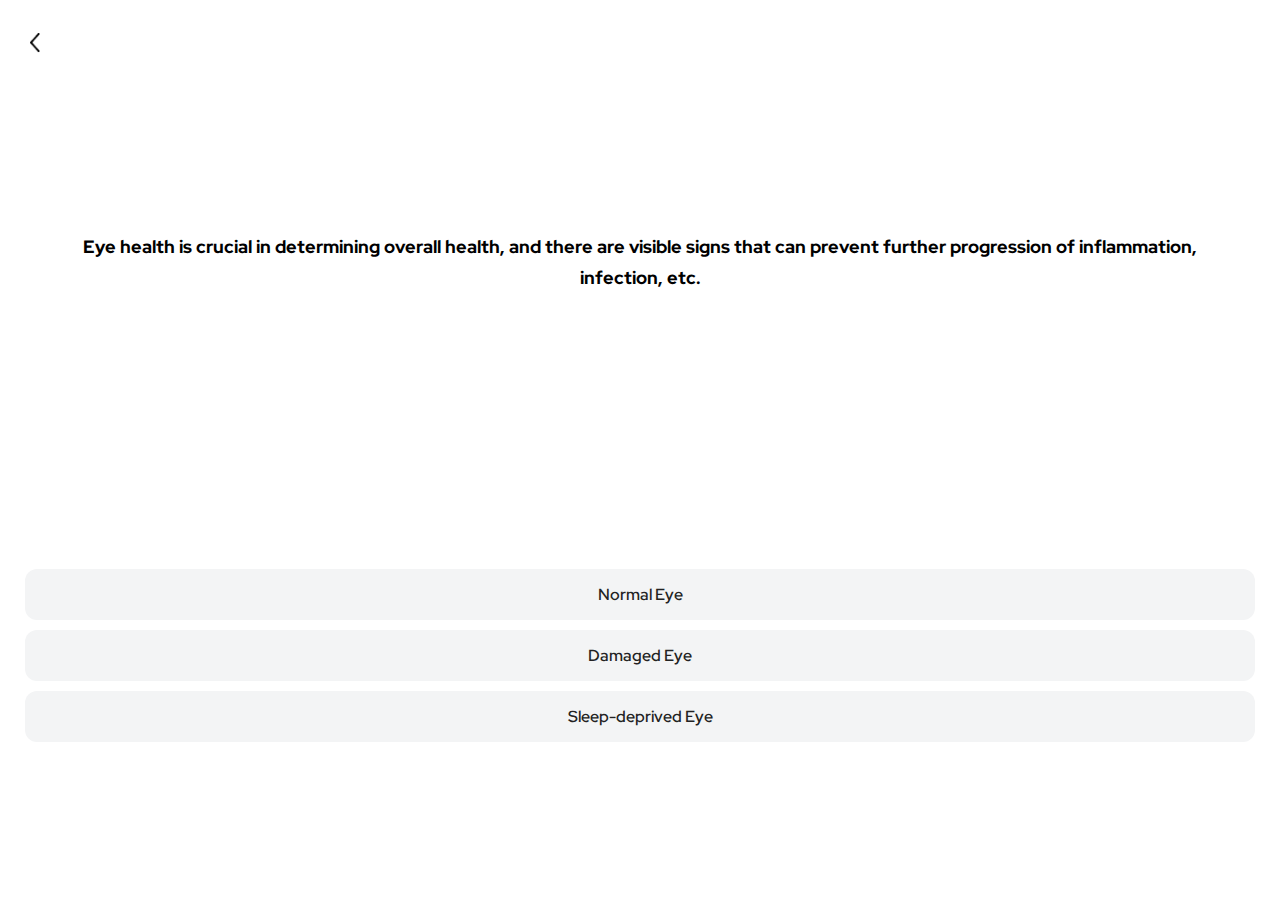
<file: about.html>
<!DOCTYPE html>
<html lang="en">
<head>
    <meta charset="UTF-8">
    <meta http-equiv="X-UA-Compatible" content="IE=edge">
    <meta name="viewport" content="width=device-width, initial-scale=1.0">
    <title>Document</title>
    <link href="stylesheets/about.css" rel="stylesheet">
</head>
<body>
  <div class="container">
    <div class="header">
      <a id="backButton" href="dashboard.html"><img src="images/Caret.png"></a>
      <p style="color: #fff;">My Eye Records</p>
      <div class="blank_area"></div>
    </div>
    <div class="content">
      <p class="content-paragraph">Eye health is crucial in determining overall health, and there are visible signs that can prevent further progression of inflammation, infection, etc.</p>
      <div class="btn-container">
        <a class="btn" href="normaleye.html">Normal Eye</a>
        <a class="btn" href="damagedeye.html">Damaged Eye</a>
        <a class="btn">Sleep-deprived Eye</a>
      </div>
    </div>
  </div>
</body>
</html>
</file>
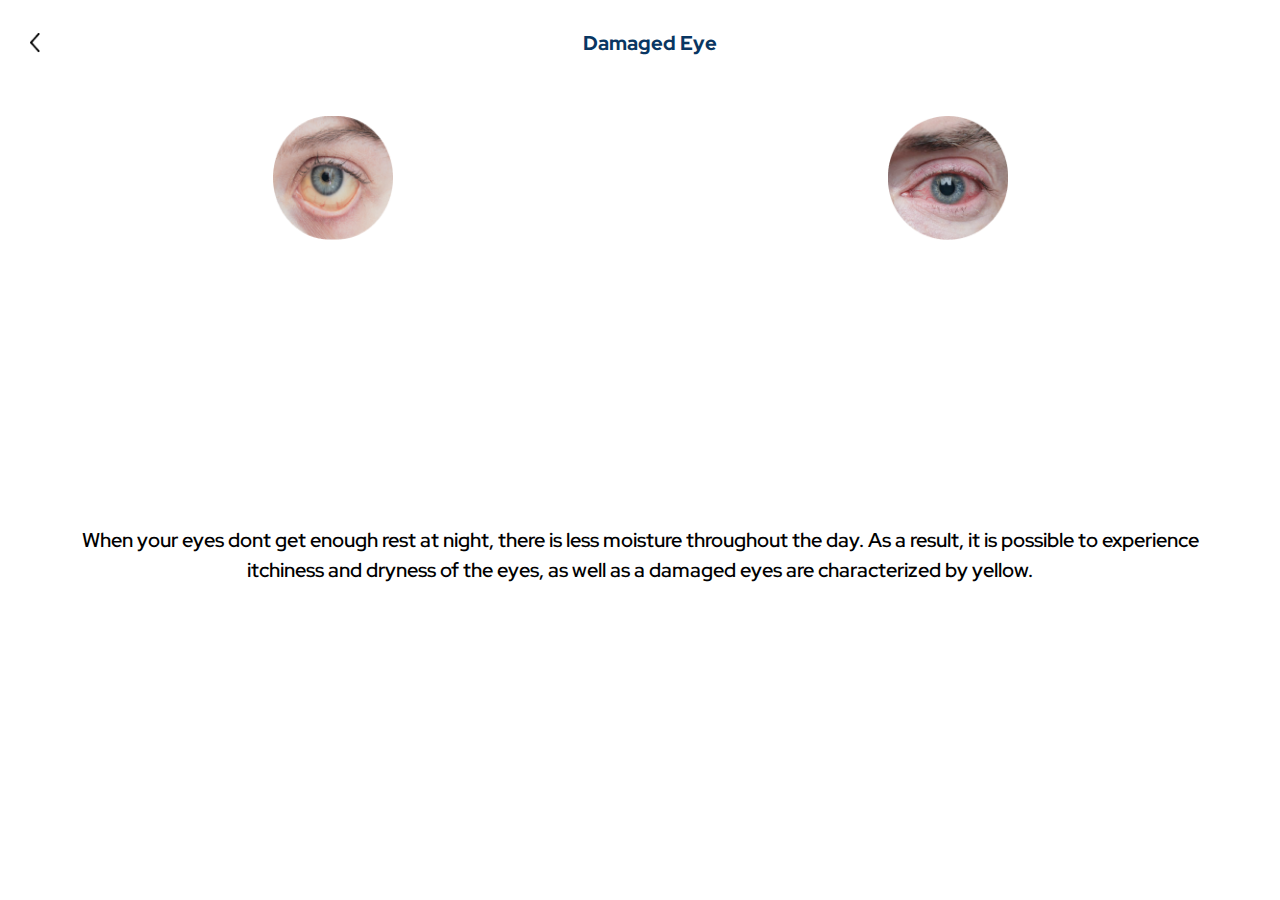
<file: damagedeye.html>
<!DOCTYPE html>
<html lang="en">
<head>
    <meta charset="UTF-8">
    <meta http-equiv="X-UA-Compatible" content="IE=edge">
    <meta name="viewport" content="width=device-width, initial-scale=1.0">
    <title>Document</title>
    <link href="stylesheets/damagedeye.css" rel="stylesheet">
</head>
<body>
  <div class="container">
    <div class="header">
      <a id="backButton"><img src="images/Caret.png"></a>
      <p>Damaged Eye</p>
      <div class="blank_area"></div>
    </div>
    <div class="img-container">
      <img src="images/damagedeye1.png">
      <img src="images/damagedeye2.png">
    </div>
    <div class="content">
      <p>When your eyes dont get enough rest at night, there is less moisture  throughout the day. As a result, it is possible to experience itchiness and dryness of the eyes, as well as a damaged eyes are characterized by yellow.</p>
    </div>
  </div>
</body>
<script>
  document.querySelector("#backButton").addEventListener("click", () => history.back())
</script>
</html>
</file>
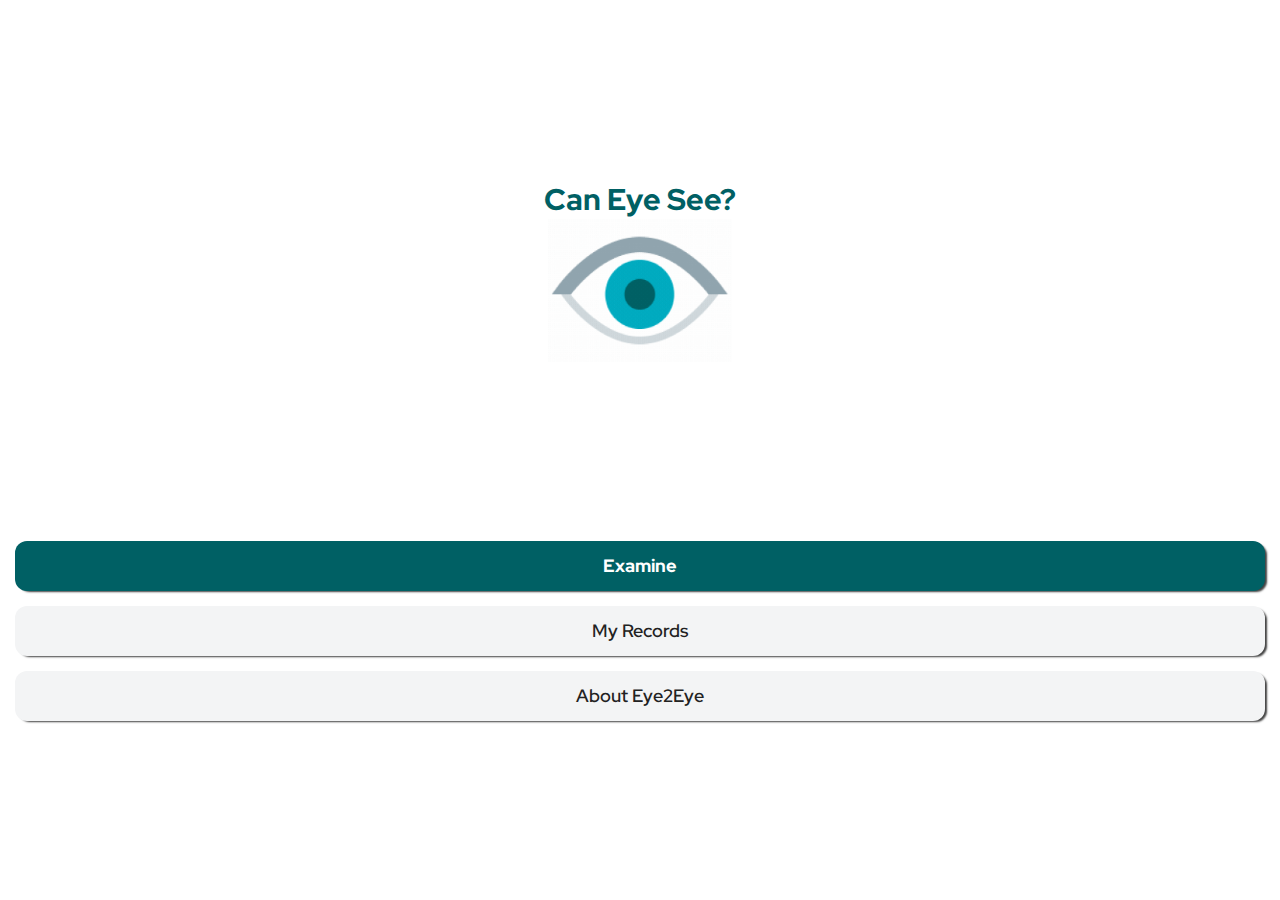
<file: dashboard.html>
<!DOCTYPE html>
<html lang="en">
<head>
    <meta charset="UTF-8">
    <meta http-equiv="X-UA-Compatible" content="IE=edge">
    <meta name="viewport" content="width=device-width, initial-scale=1.0">
    <title>Document</title>
    <link href="stylesheets/dashboard.css" rel="stylesheet">
</head>
<body>
  <div class="container">
    <div class="title">
      <p>Can Eye See?</p>
      <img src="images/eye.png">
    </div>
    <div class="btn--container">
      <a href="take_pic.html" class="btn btn-primary" id="Examine">Examine</a>
      <a href="records.html" class="btn btn-secondary" id="Records">My Records</a>
      <a href="about.html" class="btn btn-secondary" id="About">About Eye2Eye</a>
    </div>
  </div>
</body>
</html>
</file>
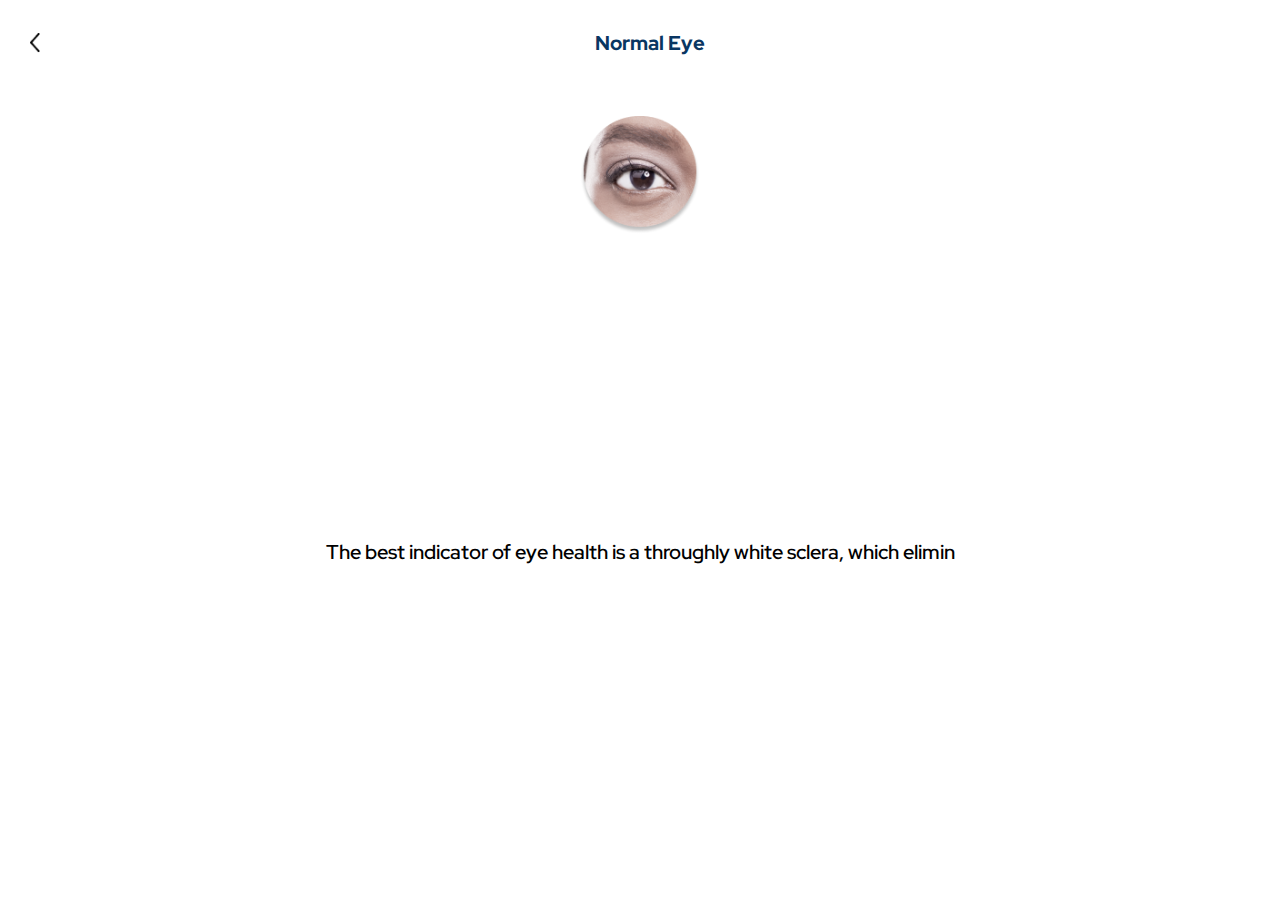
<file: normaleye.html>
<!DOCTYPE html>
<html lang="en">
<head>
    <meta charset="UTF-8">
    <meta http-equiv="X-UA-Compatible" content="IE=edge">
    <meta name="viewport" content="width=device-width, initial-scale=1.0">
    <title>Document</title>
    <link href="stylesheets/normaleye.css" rel="stylesheet">
</head>
<body>
  <div class="container">
    <div class="header">
      <a id="backButton"><img src="images/Caret.png"></a>
      <p>Normal Eye</p>
      <div class="blank_area"></div>
    </div>
    <div class="img-container">
      <img src="images/normaleye.png">
    </div>
    <div class="content">
      <p>The best indicator of eye health is a throughly white sclera, which elimin</p>
    </div>
  </div>
</body>
<script>
  document.querySelector("#backButton").addEventListener("click", () => history.back())
</script>
</html>
</file>
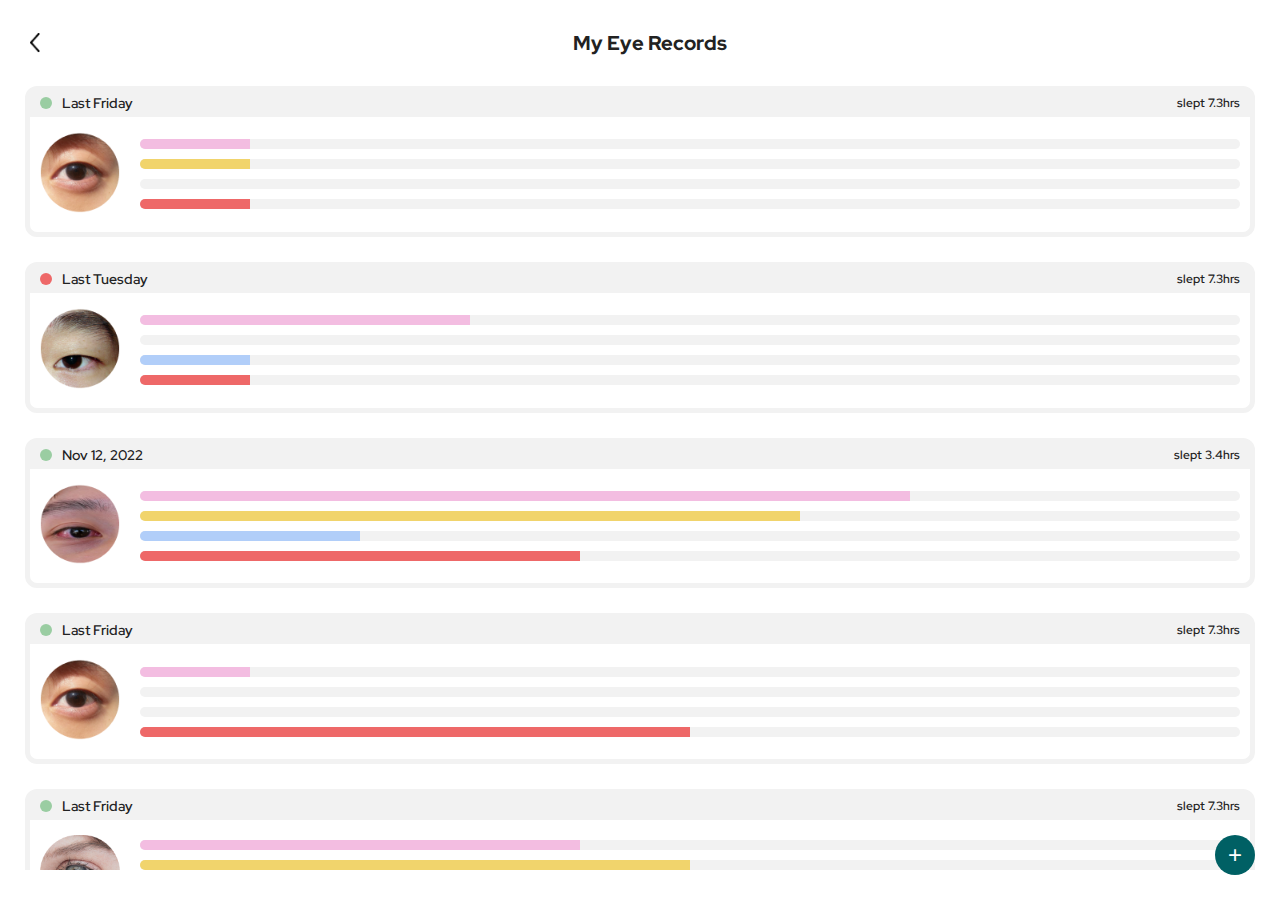
<file: records.html>
<!DOCTYPE html>
<html lang="en">
<head>
    <meta charset="UTF-8">
    <meta http-equiv="X-UA-Compatible" content="IE=edge">
    <meta name="viewport" content="width=device-width, initial-scale=1.0">
    <title>Document</title>
    <link href="stylesheets/records.css" rel="stylesheet">
</head>
<body>
  <div class="container">
    <div class="header">
      <a id="backButton" href="dashboard.html"><img src="images/Caret.png"></a>
      <p>My Eye Records</p>
      <div class="blank_area"></div>
    </div>
    <div class="card--container">
      <div class="card">
        <div class="card-header">
          <div class="status-indicator">
            <div class="status green-bg"></div>
            <p>Last Friday</p>
          </div>
          <div class="sleep-indicator">
            <p>slept 7.3hrs</p>
          </div>
        </div>
        <div class="card-body">
          <div class="img-container">
            <img src="images/records_eye1.png">
          </div>
          <div class="stat-container">
            <div class="status-bar bar-redness percent-10"></div>
            <div class="status-bar bar-yellowness percent-10"></div>
            <div class="status-bar bar-cloudiness"></div>
            <div class="status-bar bar-bloodshot percent-10"></div>
          </div>
        </div>
      </div>
      <div class="card">
        <div class="card-header">
          <div class="status-indicator">
            <div class="status red-bg"></div>
            <p>Last Tuesday</p>
          </div>
          <div class="sleep-indicator">
            <p>slept 7.3hrs</p>
          </div>
        </div>
        <div class="card-body">
          <div class="img-container">
            <img src="images/recordeye2.png">
          </div>
          <div class="stat-container">
            <div class="status-bar bar-redness percent-30"></div>
            <div class="status-bar bar-yellowness"></div>
            <div class="status-bar bar-cloudiness percent-10"></div>
            <div class="status-bar bar-bloodshot percent-10"></div>
          </div>
        </div>
      </div>
      <div class="card">
        <div class="card-header">
          <div class="status-indicator">
            <div class="status green-bg"></div>
            <p>Nov 12, 2022</p>
          </div>
          <div class="sleep-indicator">
            <p>slept 3.4hrs</p>
          </div>
        </div>
        <div class="card-body">
          <div class="img-container">
            <img src="images/recordeye3.png">
          </div>
          <div class="stat-container">
            <div class="status-bar bar-redness percent-70"></div>
            <div class="status-bar bar-yellowness percent-60"></div>
            <div class="status-bar bar-cloudiness percent-20"></div>
            <div class="status-bar bar-bloodshot percent-40"></div>
          </div>
        </div>
      </div>
      <div class="card">
        <div class="card-header">
          <div class="status-indicator">
            <div class="status green-bg"></div>
            <p>Last Friday</p>
          </div>
          <div class="sleep-indicator">
            <p>slept 7.3hrs</p>
          </div>
        </div>
        <div class="card-body">
          <div class="img-container">
            <img src="images/records_eye1.png">
          </div>
          <div class="stat-container">
            <div class="status-bar bar-redness percent-10"></div>
            <div class="status-bar bar-yellowness"></div>
            <div class="status-bar bar-cloudiness"></div>
            <div class="status-bar bar-bloodshot percent-50"></div>
          </div>
        </div>
      </div>
      <div class="card">
        <div class="card-header">
          <div class="status-indicator">
            <div class="status green-bg"></div>
            <p>Last Friday</p>
          </div>
          <div class="sleep-indicator">
            <p>slept 7.3hrs</p>
          </div>
        </div>
        <div class="card-body">
          <div class="img-container">
            <img src="images/damagedeye1.png">
          </div>
          <div class="stat-container">
            <div class="status-bar bar-redness percent-40"></div>
            <div class="status-bar bar-yellowness percent-50"></div>
            <div class="status-bar bar-cloudiness percent-60"></div>
            <div class="status-bar bar-bloodshot percent-30"></div>
          </div>
        </div>
      </div>
    </div>
    <button id="addBtn">+</button>
  </div>
</body>
</html>
</file>
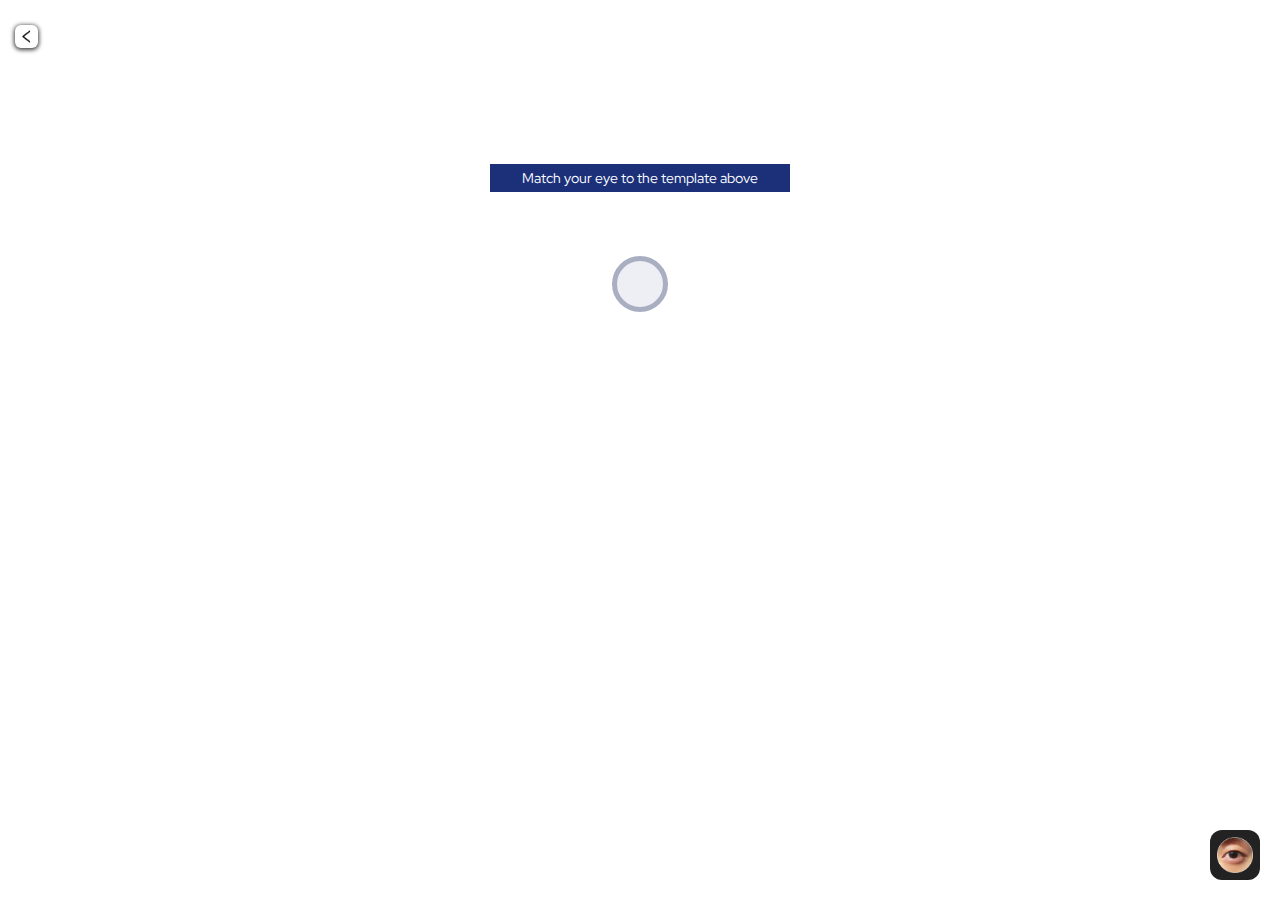
<file: take_pic.html>
<!DOCTYPE html>
<html lang="en">
<head>
    <meta charset="UTF-8">
    <meta http-equiv="X-UA-Compatible" content="IE=edge">
    <meta name="viewport" content="width=device-width, initial-scale=1.0">
    <title>Document</title>
    <link href="stylesheets/take_pic.css" rel="stylesheet">
</head>
<body>
  <div class="container">
    <a href="dashboard.html" id="backButton">
      <img src="images/Caret_alternate.png">
    </a>
    <div class="camera">
      <video id="video">Video stream not available.</video>
      <p class="disclaimer">Match your eye to the template above</p>
      <a href="loading.html" id="startbutton"></a>
      <!-- <div class="eye">
        <img src="images/eye.png" />
      </div> -->
    </div>
    <div class="album">
      <img src="images/records_eye1.png">
    </div>
  </div>
</body>
<script type="text/javascript">
  // SOURCE: https://developer.mozilla.org/en-US/docs/Web/API/Media_Capture_and_Streams_API/Taking_still_photos
  (() => {
    // The width and height of the captured photo. We will set the
    // width to the value defined here, but the height will be
    // calculated based on the aspect ratio of the input stream.

    const width = 320; // We will scale the photo width to this
    let height = 0; // This will be computed based on the input stream

    // |streaming| indicates whether or not we're currently streaming
    // video from the camera. Obviously, we start at false.

    let streaming = false;

    // The various HTML elements we need to configure or control. These
    // will be set by the startup() function.

    let video = null;
    let canvas = null;
    let photo = null;
    let startbutton = null;

    function showViewLiveResultButton() {
      if (window.self !== window.top) {
        // Ensure that if our document is in a frame, we get the user
        // to first open it in its own tab or window. Otherwise, it
        // won't be able to request permission for camera access.
        document.querySelector(".contentarea").remove();
        const button = document.createElement("button");
        button.textContent = "View live result of the example code above";
        document.body.append(button);
        button.addEventListener("click", () => window.open(location.href));
        return true;
      }
      return false;
    }

    function startup() {
      if (showViewLiveResultButton()) {
        return;
      }
      video = document.getElementById("video");
      // canvas = document.getElementById("canvas");
      // photo = document.getElementById("photo");
      startbutton = document.getElementById("startbutton");

      navigator.mediaDevices
        .getUserMedia({ video: true, audio: false })
        .then((stream) => {
          video.srcObject = stream;
          video.play();
        })
        .catch((err) => {
          console.error(`An error occurred: ${err}`);
        });

      video.addEventListener(
        "canplay",
        (ev) => {
          if (!streaming) {
            height = 320;

            // Firefox currently has a bug where the height can't be read from
            // the video, so we will make assumptions if this happens.

            if (isNaN(height)) {
              height = width / (4 / 3);
            }

            video.setAttribute("width", width);
            video.setAttribute("height", height);
            // canvas.setAttribute("width", width);
            // canvas.setAttribute("height", height);
            streaming = true;
          }
        },
        false
      );

      // startbutton.addEventListener(
      //   "click",
      //   (ev) => {
      //     // takepicture();
      //     ev.preventDefault();
      //   },
      //   false
      // );

      // clearphoto();
    }

    // Fill the photo with an indication that none has been
    // captured.

    // function clearphoto() {
    //   const context = canvas.getContext("2d");
    //   context.fillStyle = "#AAA";
    //   context.fillRect(0, 0, canvas.width, canvas.height);
    //
    //   const data = canvas.toDataURL("image/png");
    //   photo.setAttribute("src", data);
    // }

    // Capture a photo by fetching the current contents of the video
    // and drawing it into a canvas, then converting that to a PNG
    // format data URL. By drawing it on an offscreen canvas and then
    // drawing that to the screen, we can change its size and/or apply
    // other changes before drawing it.

    function takepicture() {
      const context = canvas.getContext("2d");
      if (width && height) {
        canvas.width = width;
        canvas.height = height;
        context.drawImage(video, 0, 0, width, height);

        const data = canvas.toDataURL("image/png");
        photo.setAttribute("src", data);
      } else {
        clearphoto();
      }
    }

    // Set up our event listener to run the startup process
    // once loading is complete.
    window.addEventListener("load", startup, false);
  })();
</script>
</html>
</file>
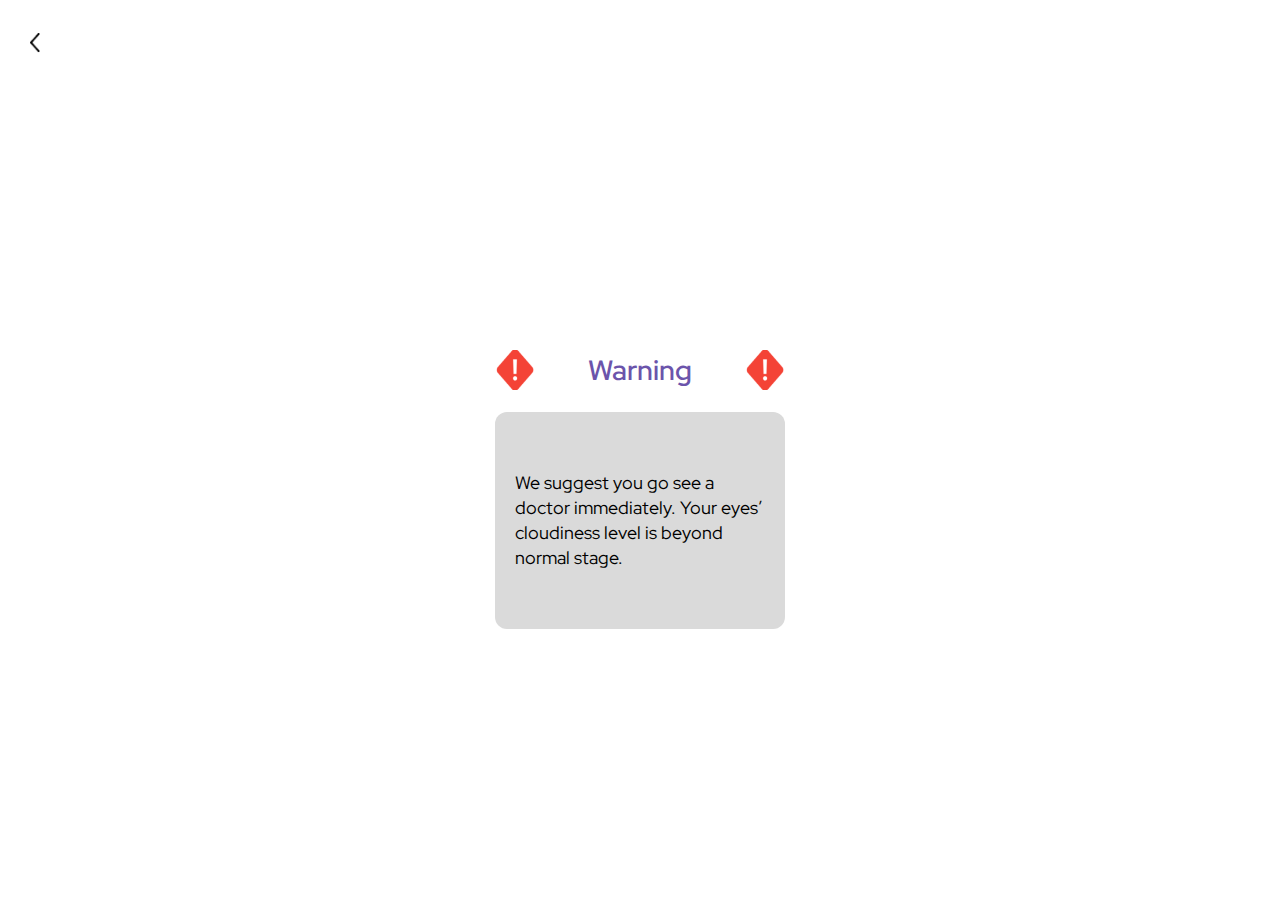
<file: warning.html>
<!DOCTYPE html>
<html lang="en">
<head>
    <meta charset="UTF-8">
    <meta http-equiv="X-UA-Compatible" content="IE=edge">
    <meta name="viewport" content="width=device-width, initial-scale=1.0">
    <title>Document</title>
    <link href="stylesheets/warning.css" rel="stylesheet">
</head>
<body>
  <div class="container">
    <div class="header">
      <a id="backButton"><img src="images/Caret.png"></a>
      <p style="color: #fff;">My Eye Records</p>
      <div class="blank_area"></div>
    </div>
    <div class="content">
      <div class="warning-container">
        <div class="warning-header">
          <img src="images/warning.png">
          <h2>Warning</h2>
          <img src="images/warning.png">
        </div>
        <div class="warning-body">
          <p>We suggest you go see a doctor immediately. Your eyes’ cloudiness level is beyond normal stage.</p>
        </div>
      </div>
    </div>
  </div>
</body>
<script>
  document.querySelector("#backButton").addEventListener("click", () => history.back());
</script>
</html>
</file>
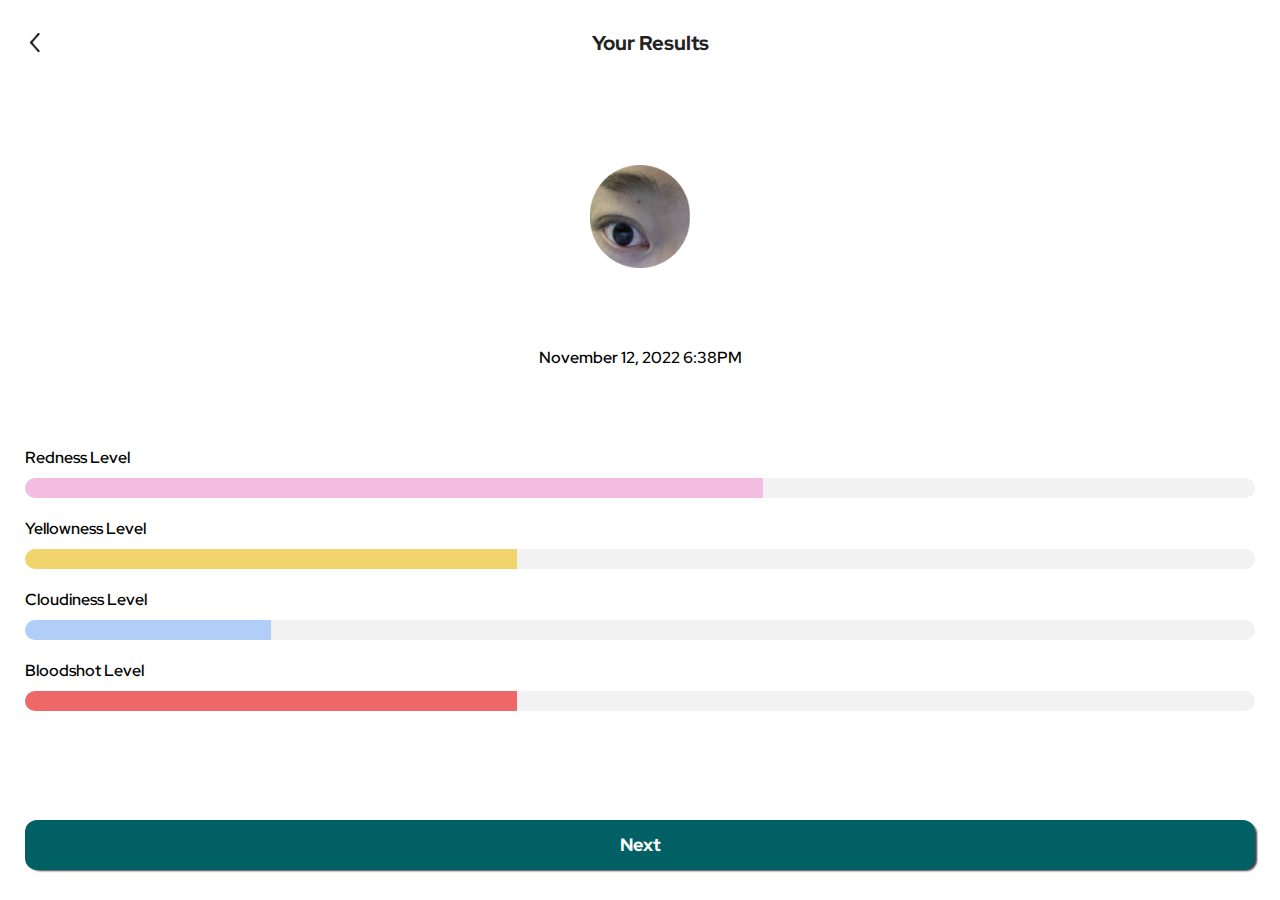
<file: your_results.html>
<!DOCTYPE html>
<html lang="en">
<head>
    <meta charset="UTF-8">
    <meta http-equiv="X-UA-Compatible" content="IE=edge">
    <meta name="viewport" content="width=device-width, initial-scale=1.0">
    <title>Document</title>
    <link href="stylesheets/your_results.css" rel="stylesheet">
</head>
<body>
  <div class="container">
    <div class="header">
      <a id="backButton" href="dashboard.html"><img src="images/Caret.png"></a>
      <p>Your Results</p>
      <div class="blank_area"></div>
    </div>
    <div class="img-wrapper">
      <img src="images/hannah_circle.png">
    </div>
    <p class="paragraph center-text">November 12, 2022 6:38PM</p>
    <div class="bar-indicators">
      <div class="indicator-container">
        <p class="paragraph">Redness Level</p>
        <div class="indicator color-redness"></div>
      </div>
      <div class="indicator-container">
        <p class="paragraph">Yellowness Level</p>
        <div class="indicator color-yellowness"></div>
      </div>
      <div class="indicator-container">
        <p class="paragraph">Cloudiness Level</p>
        <div class="indicator color-cloudiness"></div>
      </div>
      <div class="indicator-container">
        <p class="paragraph">Bloodshot Level</p>
        <div class="indicator color-bloodshot"></div>
      </div>
    </div>
    <div class="btn--container">
        <a class="btn btn-primary" href="warning.html" id="Examine">Next</a>
    </div>
  </div>
</body>
</html>
</file>
<file: stylesheets/about.css>
* {
  box-sizing: border-box;
}
@font-face {
  font-family: RedHatDisplay-SemiBold;
  src: url("../fonts/RedHatDisplay-SemiBold.ttf");
}
@font-face {
  font-family: RedHatDisplay-Bold;
  src: url("../fonts/RedHatDisplay-Bold.ttf");
}
@font-face {
  font-family: RedHatDisplay-ExtraBold;
  src: url("../fonts/RedHatDisplay-ExtraBold.ttf");
}
html, body {
  height: 100%;
  width: 100%;
  margin: 0;
}
.container {
  padding: 30px 25px;
  height: 100%;
  width: 100%;
  display: flex;
  flex-direction: column;
}
.header {
  display: flex;
  align-items: center;
  justify-content: space-between;
  margin-bottom: 30px;
}
.header p {
  font-family: RedHatDisplay-Bold;
  color: #222;
  font-size: 20px;
  margin: 0;
}
.header img {
  display: block;
  max-width: 100%;
  max-height: 100%;
}
#backButton {
  cursor: pointer;
  width: 20px;
  height: 20px;
  display: inline-flex;
  justify-content: center;
  align-items: center;
}
.content {
  display: flex;
  flex-direction: column;
  justify-content: space-around;
  align-items: center;
  height: 100%;
}
.content-paragraph {
  font-family: RedHatDisplay-Bold;
  font-size: 18px;
  line-height:1.7;
  padding: 0 20px;
  text-align: center;
}

.btn-container {
  display: flex;
  flex-direction: column;
  align-items: center;
  justify-content: center;
  width: 100%;
  row-gap: 10px;
}
.btn {
  background-color: #F3F4F5;
  font-size: 16px;
  font-family: RedHatDisplay-SemiBold;
  padding: 15px 0;
  border-radius: 12px;
  text-align: center;
  text-decoration: none;
  color: #222;
}
.btn-container .btn {
  width: 100%;
}
</file>
<file: stylesheets/damagedeye.css>
* {
  box-sizing: border-box;
}
@font-face {
  font-family: RedHatDisplay-SemiBold;
  src: url("../fonts/RedHatDisplay-SemiBold.ttf");
}
@font-face {
  font-family: RedHatDisplay-Bold;
  src: url("../fonts/RedHatDisplay-Bold.ttf");
}
@font-face {
  font-family: RedHatDisplay-ExtraBold;
  src: url("../fonts/RedHatDisplay-ExtraBold.ttf");
}
html, body {
  height: 100%;
  width: 100%;
  margin: 0;
}
.container {
  padding: 30px 25px;
  height: 100%;
  width: 100%;
  display: flex;
  flex-direction: column;
}
.header {
  display: flex;
  align-items: center;
  justify-content: space-between;
  margin-bottom: 30px;
}
.header p {
  font-family: RedHatDisplay-Bold;
  color: #222;
  font-size: 20px;
  margin: 0;
  color: #093662;
}
.header img {
  display: block;
  max-width: 100%;
  max-height: 100%;
}
#backButton {
  cursor: pointer;
  width: 20px;
  height: 20px;
  display: inline-flex;
  justify-content: center;
  align-items: center;
}
.img-container {
  display: flex;
}
.img-container img {
  display: block;
  margin: 0 auto;
  width: 120px;
  margin-top: 30px;
}
.content {
  display: flex;
  flex-direction: column;
  justify-content: center;
  align-items: center;
  height: 100%;
  padding: 0 20px;
}
.content p {
  font-family: RedHatDisplay-SemiBold;
  font-size: 20px;
  line-height: 1.5;
  margin: 0;
  text-align: center;
}
</file>
<file: stylesheets/dashboard.css>
* {
  box-sizing: border-box;
}
@font-face {
  font-family: RedHatDisplay-SemiBold;
  src: url("../fonts/RedHatDisplay-SemiBold.ttf");
}
@font-face {
  font-family: RedHatDisplay-Bold;
  src: url("../fonts/RedHatDisplay-Bold.ttf");
}
@font-face {
  font-family: RedHatDisplay-ExtraBold;
  src: url("../fonts/RedHatDisplay-ExtraBold.ttf");
}
html, body {
  height: 100%;
  width: 100%;
  margin: 0;
}
.container {
  padding: 40px 15px;
  height: 100%;
  width: 100%;
  display: flex;
  flex-direction: column;
  justify-content: space-evenly;
  align-items: center;
}
.title {
  font-family: RedHatDisplay-ExtraBold;
  font-size: 30px;
  color: #006064;
  display: flex;
  justify-content: center;
  align-items: center;
  flex-direction: column;
  margin-bottom: 40px;
}
.title p {
  margin: 0;
}
.title img {
  display: block;
  width: 75%;
}
.btn {
  width: 100%;
  text-align: center;
  padding: 15px 0;
  border: none;
  background-color: #deecf9;
  border-radius: 12px;
  box-shadow: 3px 2px 2px -1px rgba(0,0,0,0.75);
  -webkit-box-shadow: 3px 2px 2px -1px rgba(0,0,0,0.75);
  -moz-box-shadow: 3px 2px 2px -1px rgba(0,0,0,0.75);
  line-height: 1.1;
  transition: 0.1s background-color, 0.1s box-shadow;
  color: #fff;
  text-decoration: none;
}
.btn:hover:active {
  box-shadow: none;
  box-shadow: 0 0 0 0 rgba(0, 0, 0, 0.75);
}
.btn-primary {
  font-family: RedHatDisplay-Bold;
  font-size: 18px;
  color: #fff;
  background-color: #006064;
}
.btn-secondary {
  font-family: RedHatDisplay-SemiBold;
  font-size: 18px;
  color: #222;
  background-color: #F3F4F5;
}
#More {
  display: flex;
  width: 100%;
  column-gap: 10px;
}

.btn--container {
  display: flex;
  flex-direction: column;
  row-gap: 15px;
  width: 100%;
}
</file>
<file: stylesheets/normaleye.css>
* {
  box-sizing: border-box;
}
@font-face {
  font-family: RedHatDisplay-SemiBold;
  src: url("../fonts/RedHatDisplay-SemiBold.ttf");
}
@font-face {
  font-family: RedHatDisplay-Bold;
  src: url("../fonts/RedHatDisplay-Bold.ttf");
}
@font-face {
  font-family: RedHatDisplay-ExtraBold;
  src: url("../fonts/RedHatDisplay-ExtraBold.ttf");
}
html, body {
  height: 100%;
  width: 100%;
  margin: 0;
}
.container {
  padding: 30px 25px;
  height: 100%;
  width: 100%;
  display: flex;
  flex-direction: column;
}
.header {
  display: flex;
  align-items: center;
  justify-content: space-between;
  margin-bottom: 30px;
}
.header p {
  font-family: RedHatDisplay-Bold;
  color: #222;
  font-size: 20px;
  margin: 0;
  color: #093662;
}
.header img {
  display: block;
  max-width: 100%;
  max-height: 100%;
}
#backButton {
  cursor: pointer;
  width: 20px;
  height: 20px;
  display: inline-flex;
  justify-content: center;
  align-items: center;
}
.img-container img {
  display: block;
  margin: 0 auto;
  width: 120px;
  margin-top: 30px;
}
.content {
  display: flex;
  flex-direction: column;
  justify-content: center;
  align-items: center;
  height: 100%;
  padding: 0 20px;
}
.content p {
  font-family: RedHatDisplay-SemiBold;
  font-size: 20px;
  line-height: 1.5;
  text-align: center;
}
</file>
<file: stylesheets/records.css>
* {
  box-sizing: border-box;
}
@font-face {
  font-family: RedHatDisplay-SemiBold;
  src: url("../fonts/RedHatDisplay-SemiBold.ttf");
}
@font-face {
  font-family: RedHatDisplay-Bold;
  src: url("../fonts/RedHatDisplay-Bold.ttf");
}
@font-face {
  font-family: RedHatDisplay-ExtraBold;
  src: url("../fonts/RedHatDisplay-ExtraBold.ttf");
}
html, body {
  height: 100%;
  width: 100%;
  margin: 0;
}
.container {
  padding: 30px 25px;
  height: 100%;
  width: 100%;
  display: flex;
  flex-direction: column;
  justify-content: space-between;
}
.header {
  display: flex;
  align-items: center;
  justify-content: space-between;
  margin-bottom: 30px;
}
.header p {
  font-family: RedHatDisplay-Bold;
  color: #222;
  font-size: 20px;
  margin: 0;
}
.header img {
  display: block;
  max-width: 100%;
  max-height: 100%;
}
#backButton {
  cursor: pointer;
  width: 20px;
  height: 20px;
  display: inline-flex;
  justify-content: center;
  align-items: center;
}
.card--container {
  width: 100%;
  display: flex;
  flex-direction: column;
  row-gap: 25px;
  overflow-y: auto;
}
.card {
  border-radius: 12px;
  border: 5px solid #f2f2f2;
}
.card-header {
  background-color: #f2f2f2;
  padding: 3px 10px 5px;
  display: flex;
  justify-content: space-between;
  align-items: center;
}
.card-header p {
  margin: 0;
}
.status-indicator {
  display: flex;
  align-items: center;
}
.status-indicator p {
  font-family: RedHatDisplay-SemiBold;
  font-size: 14px;
  color: #222;
}
.sleep-indicator p {
  font-family: RedHatDisplay-SemiBold;
  font-size: 12px;
  color: #222;
}
.status {
  width: 12px;
  height: 12px;
  border-radius: 50%;
  margin-right: 10px;
}
.green-bg {
  background-color: #9ACDA2;
}
.red-bg {
  background-color: #EE6868;
}
.card-body {
  padding: 15px 10px;
  display: flex;
  column-gap: 20px;
  align-items: center;
}
.img-container img {
  width: 80px;
}
.stat-container {
  width: 100%;
  display: flex;
  flex-direction: column;
  row-gap: 10px;
}
.status-bar {
  width: 100%;
  border-radius: 10px;
  height: 10px;
  background-color: #f2f2f2;
  position: relative;
}
.status-bar::after {
  content: "";
  height: 100%;
  border-radius: 10px 0 0 10px;
  position: absolute;
  left: 0;
  top: 0;
}
.percent-10::after {
  width: 10%;
}
.percent-20::after {
  width: 20%;
}
.percent-30::after {
  width: 30%;
}
.percent-40::after {
  width: 40%;
}
.percent-50::after {
  width: 50%;
}
.percent-60::after {
  width: 60%;
}
.percent-70::after {
  width: 70%;
}
.percent-80::after {
  width: 80%;
}
.percent-90::after {
  width: 90%;
}
.bar-redness::after {
  background-color: #F3BDE1;
}
.bar-yellowness::after {
  background-color: #F1D46C;
}
.bar-cloudiness::after {
  background-color: #B1CEF9;
}
.bar-bloodshot::after {
  background-color: #EE6868;
}
#addBtn {
  position: absolute;
  display: flex;
  align-items: center;
  justify-content: center;
  bottom: 25px;
  right: 25px;
  background-color: #006064;
  border: none;
  border-radius: 50%;
  width: 40px;
  height: 40px;
  font-size: 24px;
  line-height:1;
  font-weight:500;
  color: #fff;
  cursor: pointer;
}
</file>
<file: stylesheets/take_pic.css>
* {
  box-sizing: border-box;
}
@font-face {
  font-family: RedHatDisplay-SemiBold;
  src: url("../fonts/RedHatDisplay-SemiBold.ttf");
}
@font-face {
  font-family: RedHatDisplay-Bold;
  src: url("../fonts/RedHatDisplay-Bold.ttf");
}
@font-face {
  font-family: RedHatDisplay-ExtraBold;
  src: url("../fonts/RedHatDisplay-ExtraBold.ttf");
}
@font-face {
  font-family: RedHatDisplay-Regular;
  src: url("../fonts/RedHatDisplay-Regular.ttf");
}
html, body {
  height: 100%;
  width: 100%;
  margin: 0;
}
.container {
  padding: 0px 15px 40px;
  height: 100%;
  width: 100%;
  display: flex;
  flex-direction: column;
  align-items: center;
}
.album {
  width: 50px;
  height: 50px;
  position: absolute;
  bottom: 20px;
  right: 20px;
  background-color: #222;
  padding: 7px;
  border-radius: 12px;
  cursor: pointer;
}
.album img {
  max-width: 100%;
}
#video {
  width: 100%;
}
.camera {
  display: flex;
flex-direction: column;
align-items: center;
}
.disclaimer {
  display: inline-block;
  background-color: #1B3079;
  width: 100%;
  text-align: center;
  font-family: RedHatDisplay-Regular;
  color: #fff;
  font-size: 14px;
  padding: 5px 0;
  border: 0;
  text-decoration: none;
}
#startbutton {
  display: block;
  width: 56px;
  height: 56px;
  background-color: #EDEFF4;
  border-radius: 50%;
  border: 5px solid #A9AFC1;
  margin-top: 50px;
}
#backButton {
  border-radius: 6px;
  position: absolute;
  top: 25px;
  left: 15px;
  z-index: 1;
  width: 23px;
  height: 23px;
  display: inline-flex;
  align-items: center;
  justify-content:  center;
  box-shadow: 0px 1px 4px 1px rgba(0,0,0,0.75);
  -webkit-box-shadow: 0px 1px 4px 1px rgba(0,0,0,0.75);
  -moz-box-shadow: 0px 1px 4px 1px rgba(0,0,0,0.75);
  cursor: pointer;
  background-color: #fff;
}
#backButton img {
  width: 17px;
  height: 17px;
}
.camera {
  position: relative;
}
.eye {
  position: absolute;
  top: 0;
}
.eye img {
  opacity: 0.2;
}
</file>
<file: stylesheets/warning.css>
* {
  box-sizing: border-box;
}
@font-face {
  font-family: RedHatDisplay-SemiBold;
  src: url("../fonts/RedHatDisplay-SemiBold.ttf");
}
@font-face {
  font-family: RedHatDisplay-Regular;
  src: url("../fonts/RedHatDisplay-Regular.ttf");
}
@font-face {
  font-family: RedHatDisplay-Bold;
  src: url("../fonts/RedHatDisplay-Bold.ttf");
}
@font-face {
  font-family: RedHatDisplay-ExtraBold;
  src: url("../fonts/RedHatDisplay-ExtraBold.ttf");
}
html, body {
  height: 100%;
  width: 100%;
  margin: 0;
}
.container {
  padding: 30px 25px;
  height: 100%;
  width: 100%;
  display: flex;
  flex-direction: column;
  justify-content: space-between;
}
.header {
  display: flex;
  align-items: center;
  justify-content: space-between;
  margin-bottom: 30px;
}
.header p {
  font-family: RedHatDisplay-Bold;
  color: #222;
  font-size: 20px;
  margin: 0;
}
.header img {
  display: block;
  max-width: 100%;
  max-height: 100%;
}
#backButton {
  cursor: pointer;
  width: 20px;
  height: 20px;
  display: inline-flex;
  justify-content: center;
  align-items: center;
}

.content {
  height: 100%;
  display: flex;
  align-items: center;
  justify-content: center;
  padding: 0 10px;
}
.warning-container {
  max-width: 290px;
}
.warning-header {
  display: flex;
  justify-content: space-between;
  align-items: center;
}
.warning-header img {
  width: 40px;
  height: 40px;
  display:inline-block;
}
.warning-header h2 {
  font-family: RedHatDisplay-SemiBold;
  color: #6B54AB;
  font-size: 28px;
}
.warning-body {
  padding: 40px 20px;
  background-color: #dadada;
  border-radius: 12px;
}
.warning-body p {
  font-family: RedHatDisplay-Regular;
  font-size: 18px;
  line-height: 1.4;
}
</file>
<file: stylesheets/your_results.css>
* {
  box-sizing: border-box;
}
@font-face {
  font-family: RedHatDisplay-SemiBold;
  src: url("../fonts/RedHatDisplay-SemiBold.ttf");
}
@font-face {
  font-family: RedHatDisplay-Bold;
  src: url("../fonts/RedHatDisplay-Bold.ttf");
}
@font-face {
  font-family: RedHatDisplay-ExtraBold;
  src: url("../fonts/RedHatDisplay-ExtraBold.ttf");
}
@font-face {
  font-family: RedHatDisplay-Medium;
  src: url("../fonts/RedHatDisplay-Medium.ttf");
}
html, body {
  height: 100%;
  width: 100%;
  margin: 0;
}
.container {
  padding: 30px 25px;
  height: 100%;
  width: 100%;
  display: flex;
  flex-direction: column;
  justify-content: space-between;
}
.header {
  display: flex;
  align-items: center;
  justify-content: space-between;
  margin-bottom: 30px;
}
.header p {
  font-family: RedHatDisplay-Bold;
  color: #222;
  font-size: 20px;
  margin: 0;
}
.header img {
  display: block;
  max-width: 100%;
  max-height: 100%;
}
.img-wrapper {
  width: 100%;
}
.img-wrapper img {
  width: 100px;
  display: block;
  margin: 0 auto;
}
.bar-indicators {
  display: flex;
  flex-direction: column;
  row-gap: 20px;
  margin-bottom: 30px;
}
.paragraph {
  font-family: RedHatDisplay-Medium;
  font-size: 16px;
  margin: 0;
}
.center-text {
  text-align: center;
}
.title p {
  margin: 0;
}
.title img {
  display: block;
  width: 75%;
}
.btn {
  width: 100%;
  text-align: center;
  padding: 15px 0;
  border: none;
  background-color: #deecf9;
  border-radius: 12px;
  box-shadow: 3px 2px 2px -1px rgba(0,0,0,0.75);
  -webkit-box-shadow: 3px 2px 2px -1px rgba(0,0,0,0.75);
  -moz-box-shadow: 3px 2px 2px -1px rgba(0,0,0,0.75);
  line-height: 1.1;
  transition: 0.1s background-color, 0.1s box-shadow;
  color: #fff;
  text-decoration: none;
}
.btn:hover:active {
  box-shadow: none;
  box-shadow: 0 0 0 0 rgba(0, 0, 0, 0.75);
}
.btn-primary {
  font-family: RedHatDisplay-Bold;
  font-size: 18px;
  color: #fff;
  background-color: #006064;
}
.btn-secondary {
  font-family: RedHatDisplay-SemiBold;
  font-size: 18px;
  color: #222;
  background-color: #F3F4F5;
}
#backButton {
  cursor: pointer;
  width: 20px;
  height: 20px;
  display: inline-flex;
  justify-content: center;
  align-items: center;
}
#More {
  display: flex;
  width: 100%;
  column-gap: 10px;
}

.btn--container {
  display: flex;
  flex-direction: column;
  row-gap: 15px;
  width: 100%;
}
.indicator {
  border-radius: 10px;
  background-color: #f2f2f2;
  width: 100%;
  margin-top: 10px;
  height: 20px;
  position: relative;
}
.indicator::after {
  content: "";
  position: absolute;
  left: 0;
  top: 0;
  border-radius: 10px 0 0 10px;
  height: 100%;
}
.color-redness::after {
  background-color: #F3BDE1;
  width: 60%;
}
.color-yellowness::after {
  background-color: #F1D46C;
  width: 40%;
}
.color-cloudiness::after {
  background-color: #B1CEF9;
  width: 20%;
}
.color-bloodshot::after {
  background-color: #EE6868;
  width: 40%;
}
</file>
